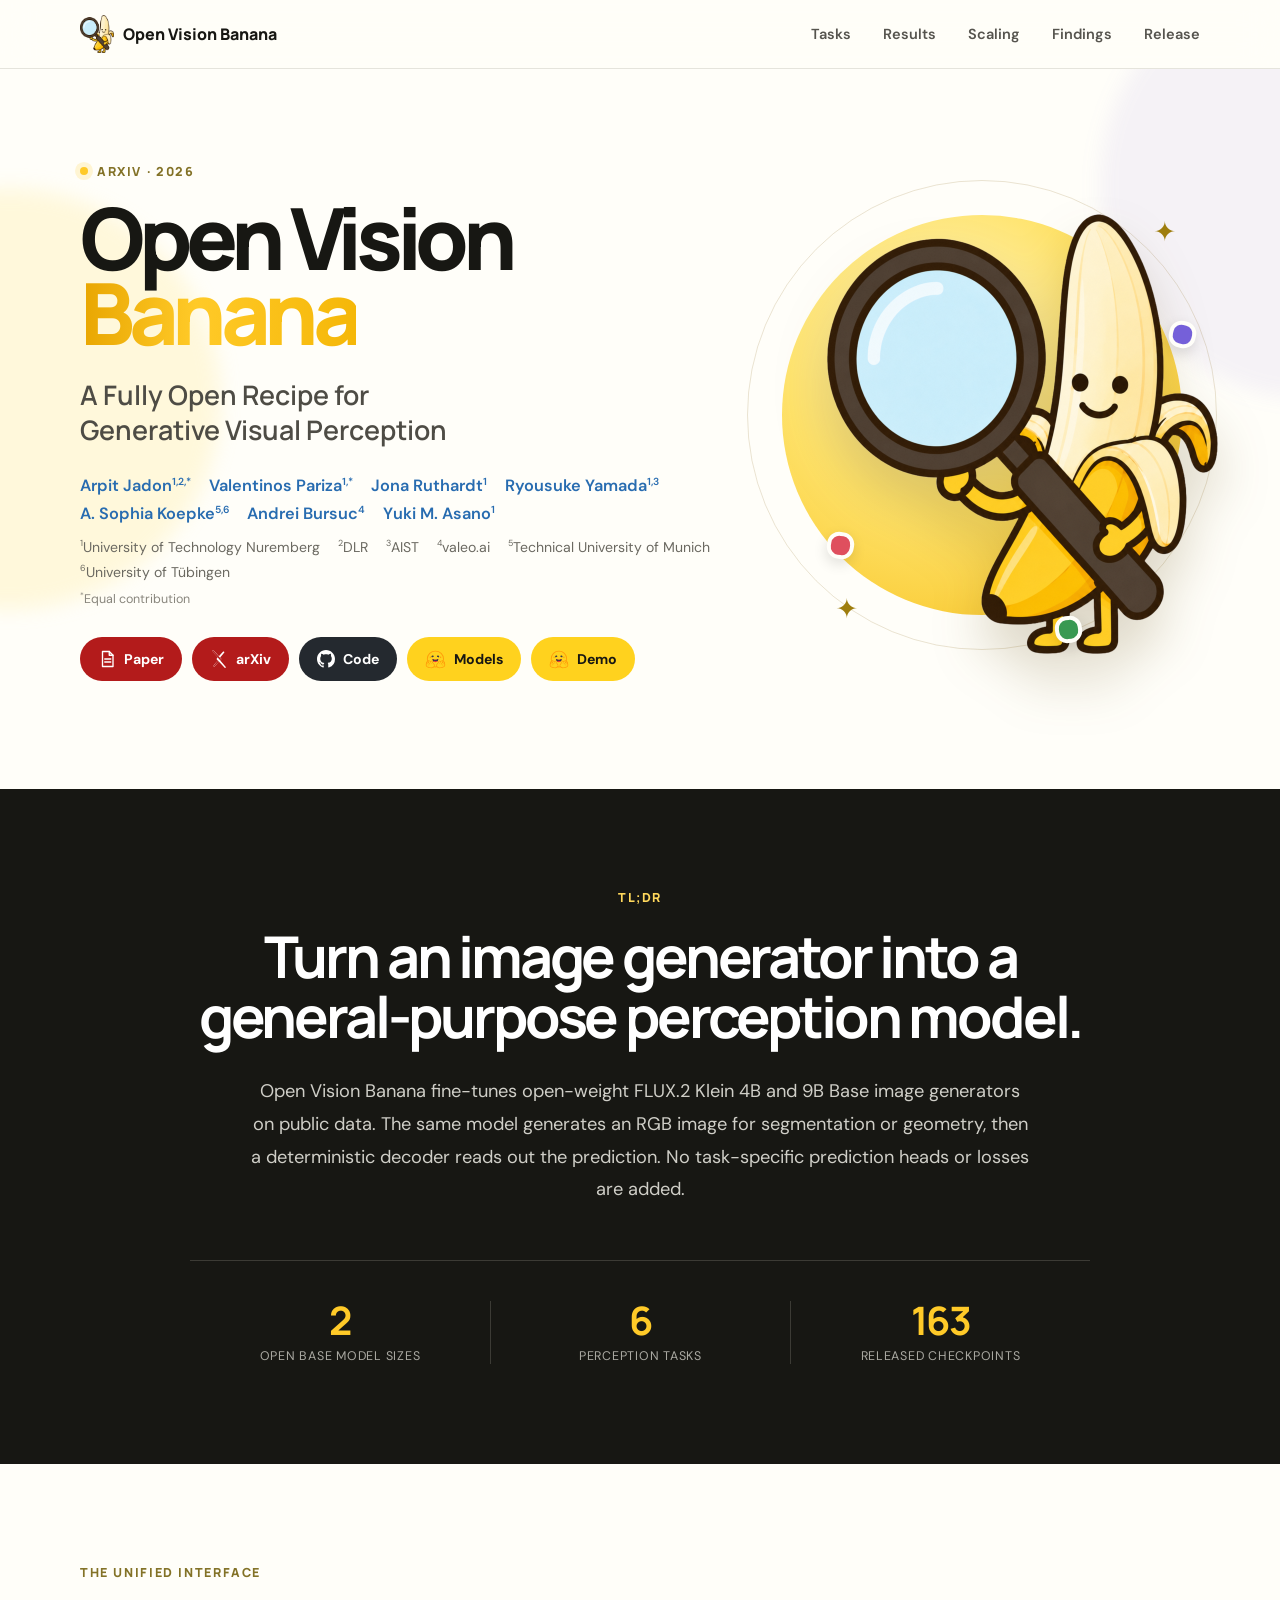
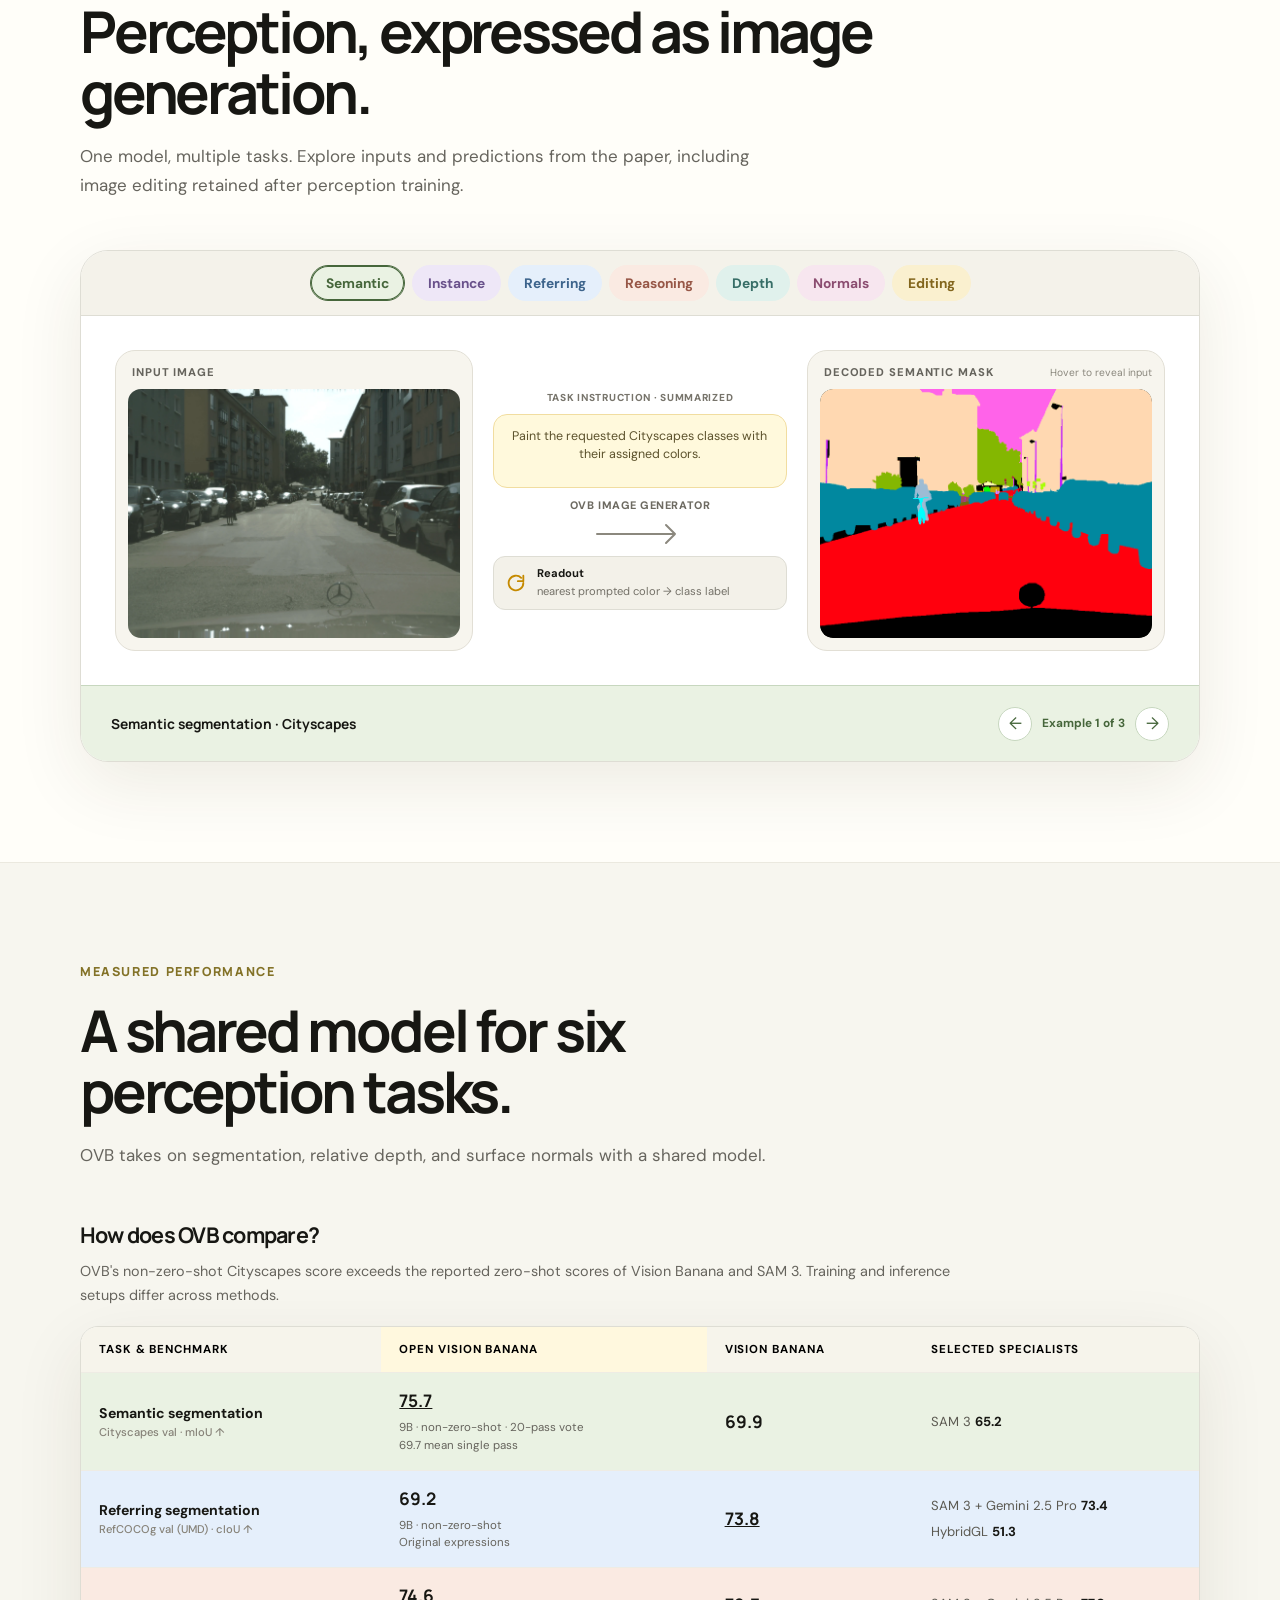
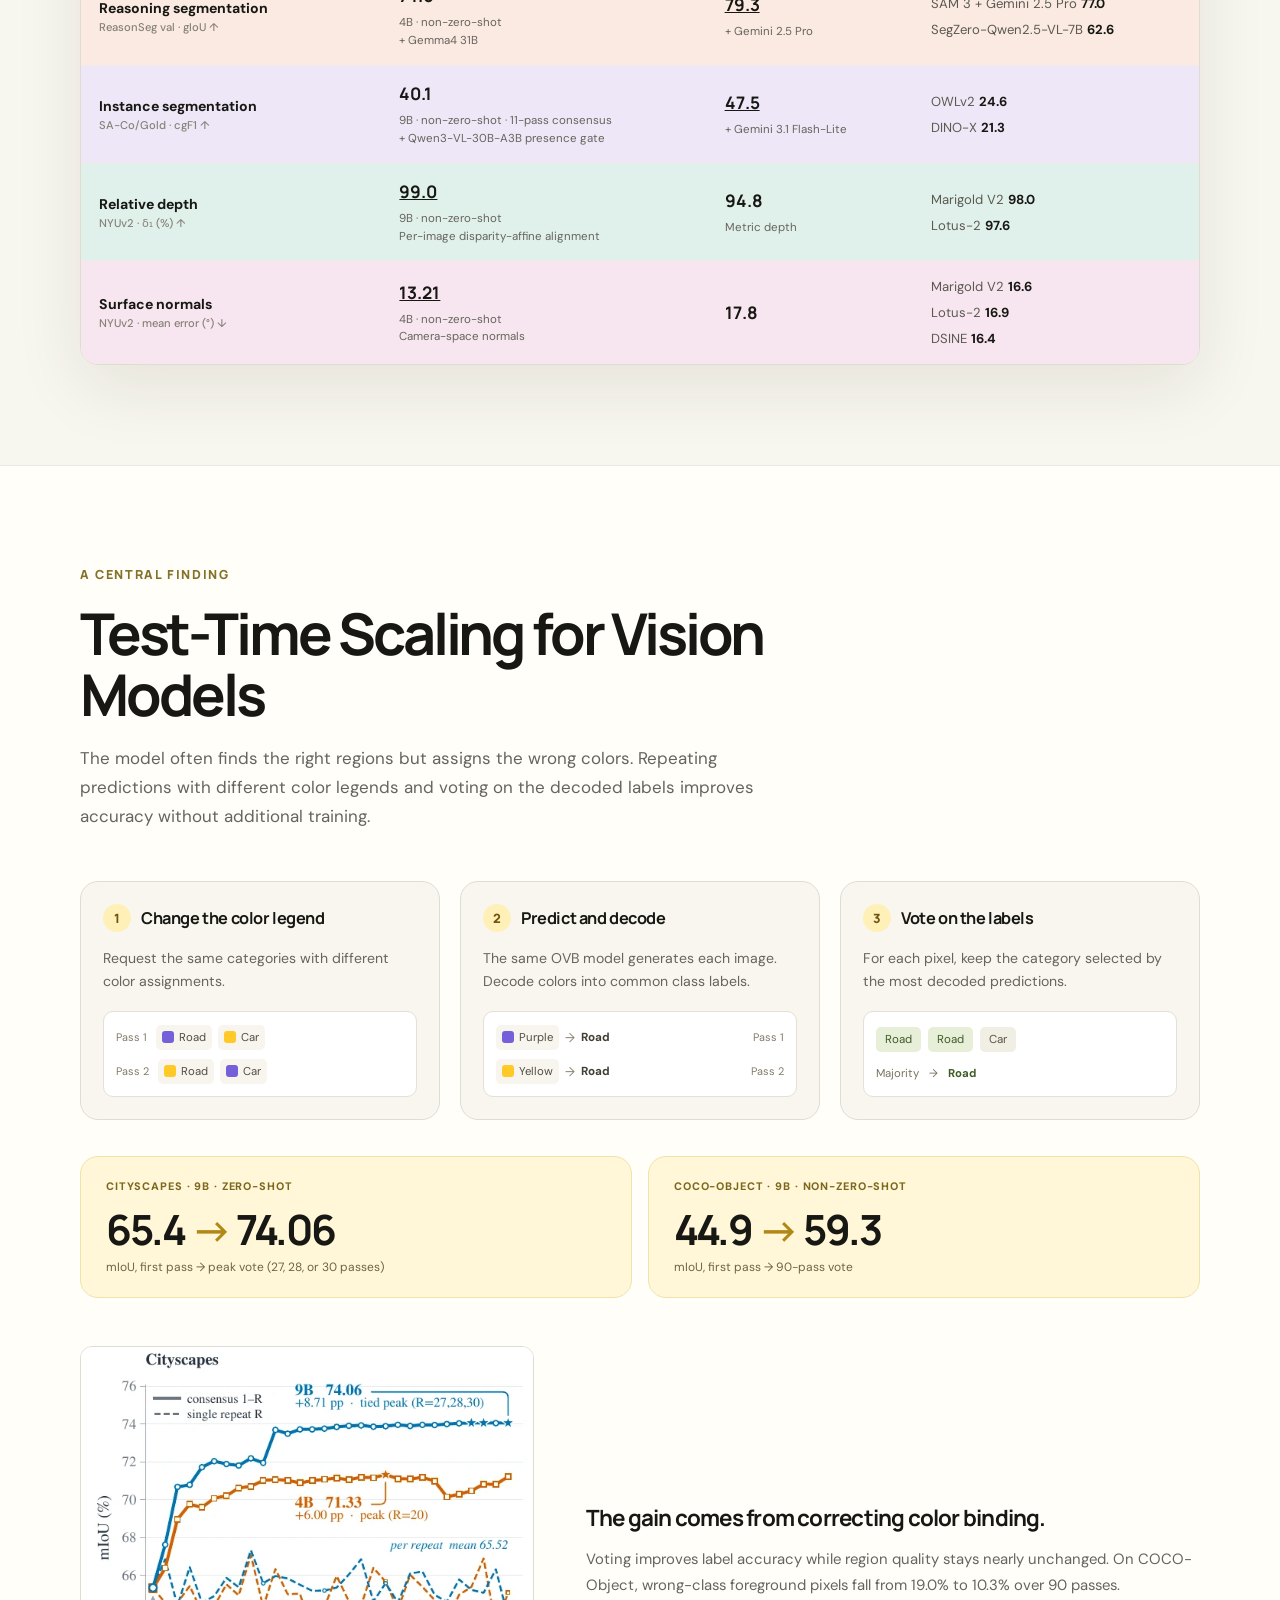
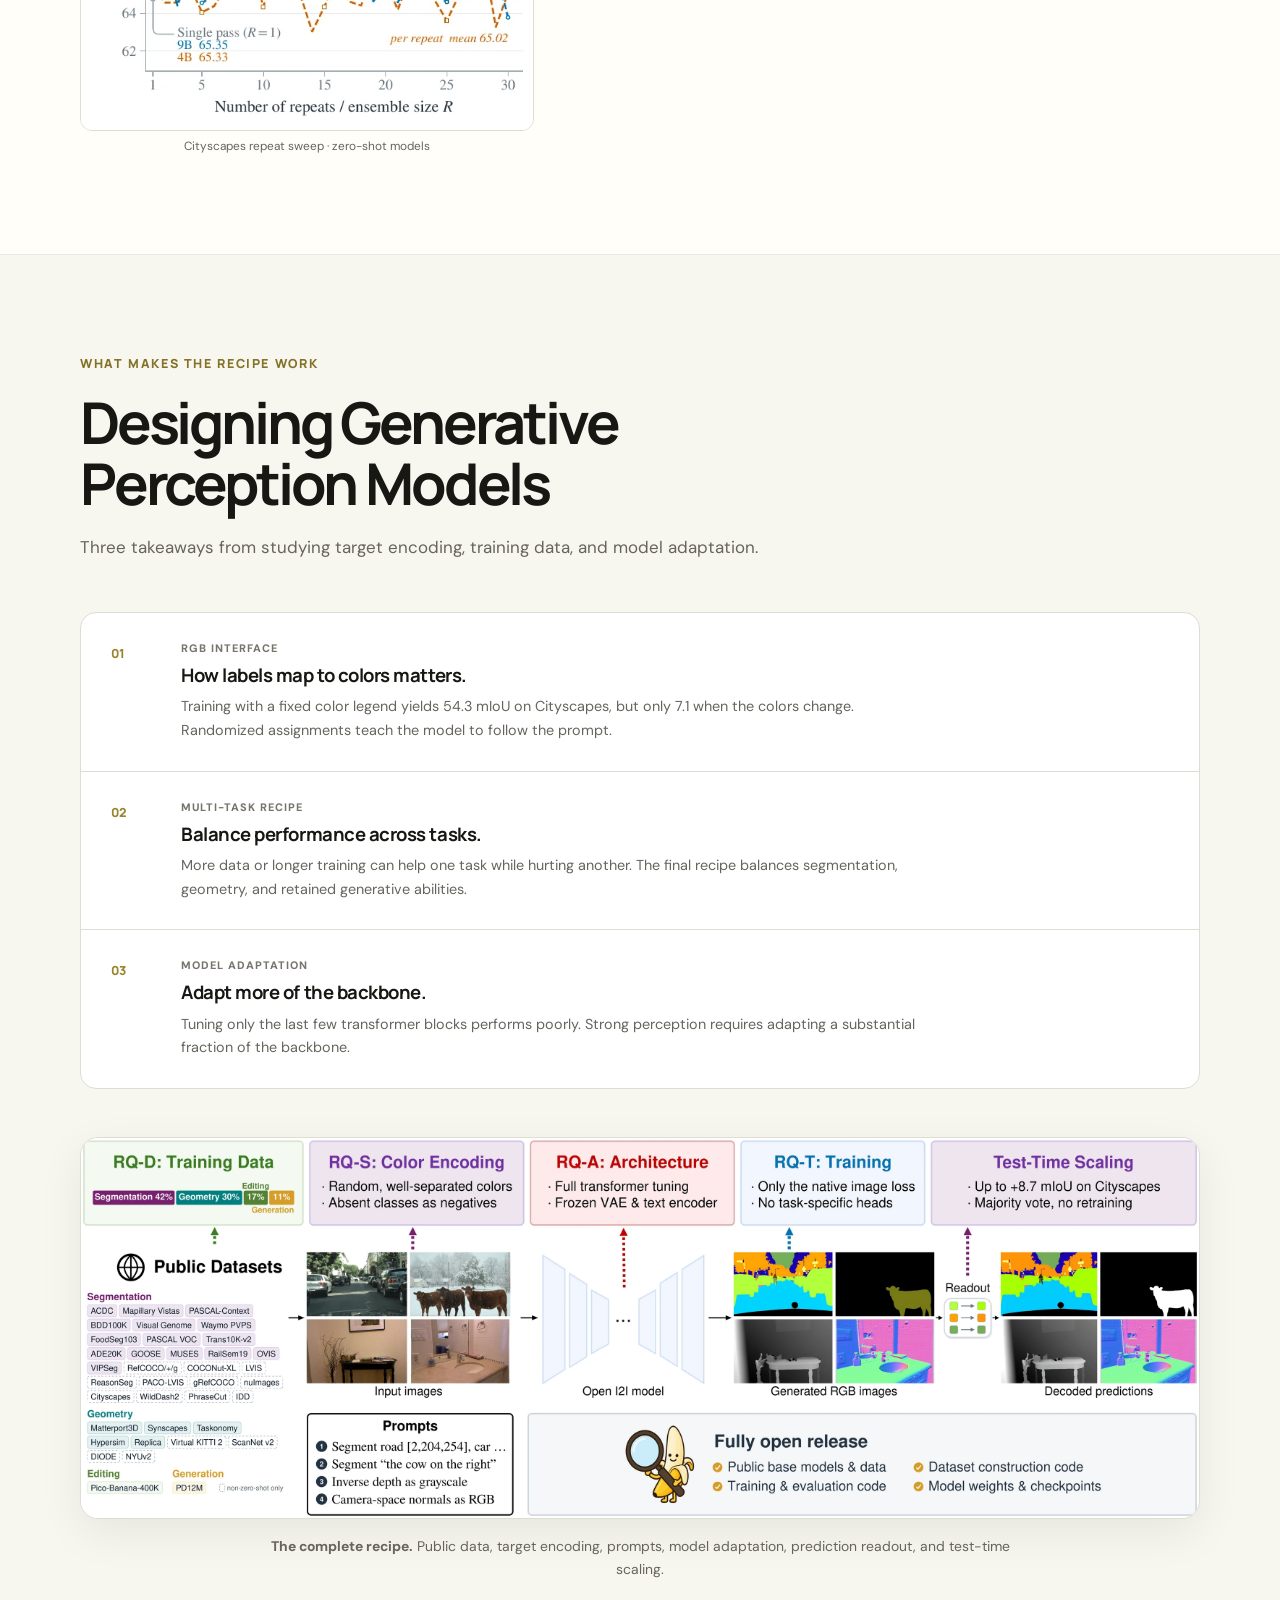
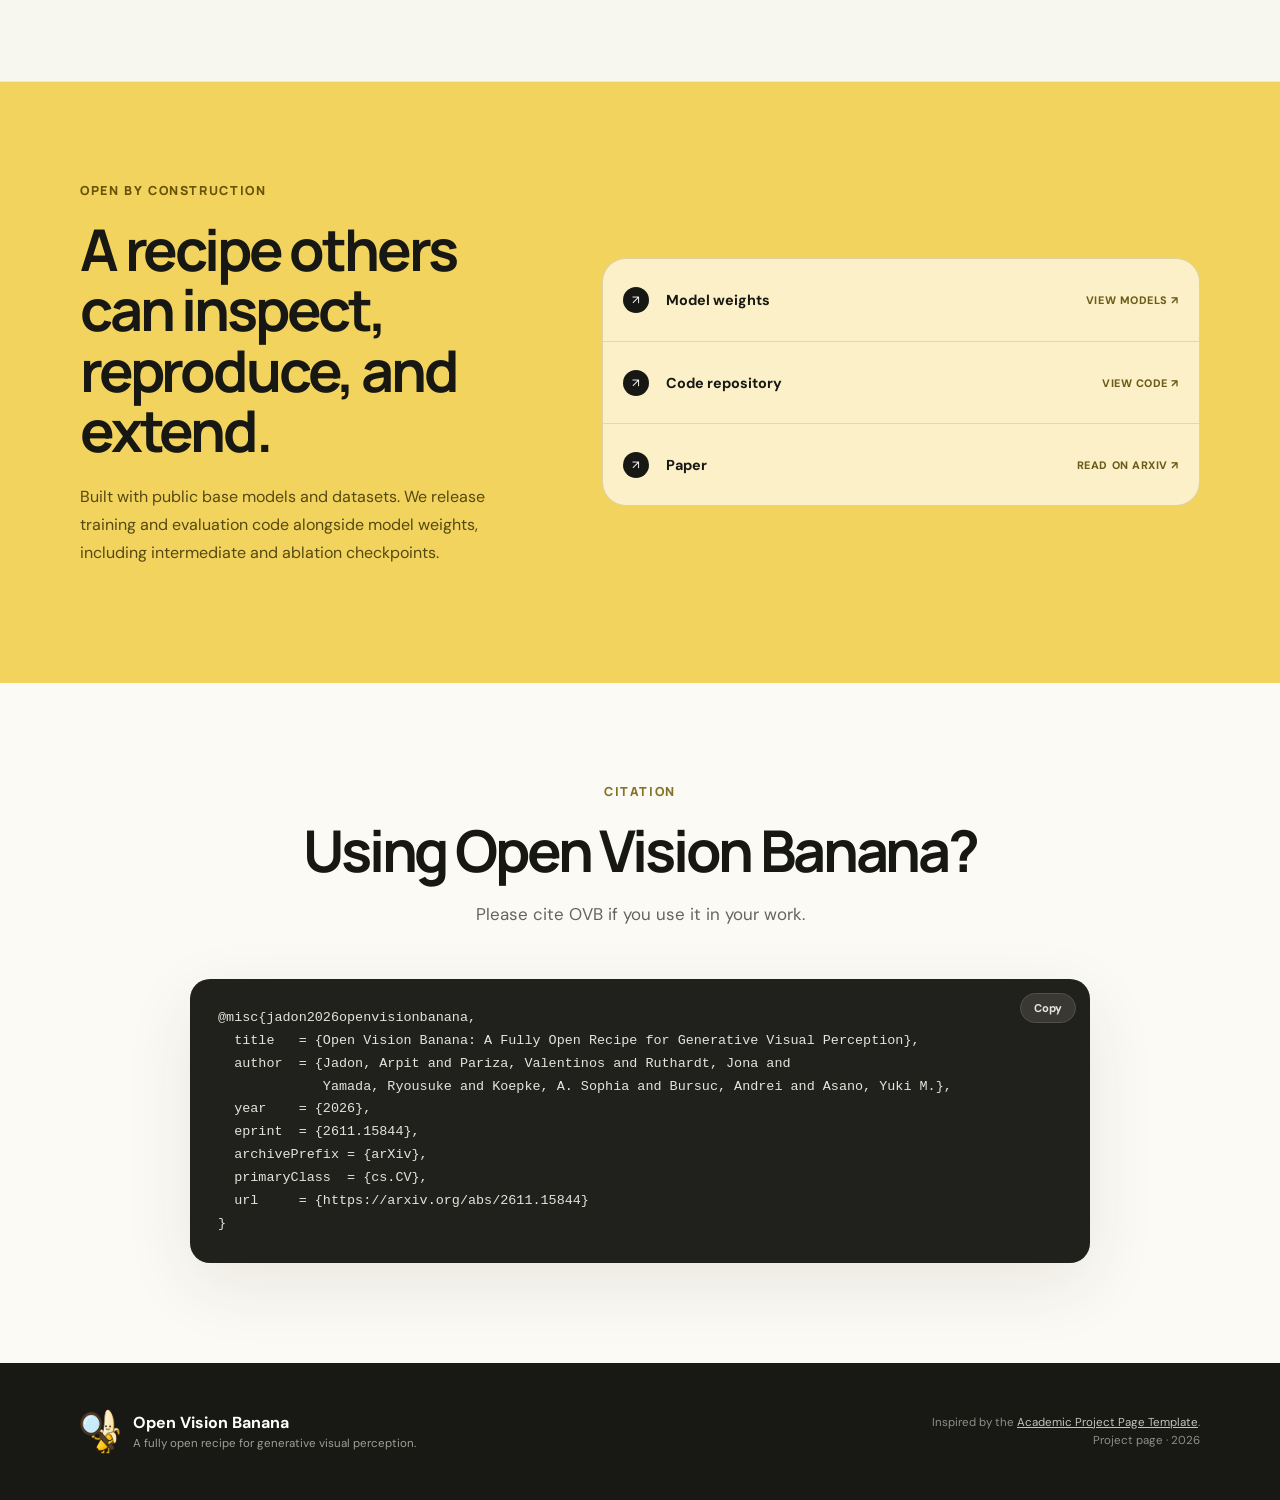
<file: index.html>
<!doctype html>
<html lang="en">
<head>
  <meta charset="utf-8">
  <meta name="viewport" content="width=device-width, initial-scale=1">
  <meta name="description" content="Open Vision Banana is a fully open recipe for adapting pretrained image generators into unified multi-task visual perception systems.">
  <meta name="keywords" content="Open Vision Banana, generative visual perception, image-to-image models, segmentation, depth estimation, surface normals, computer vision">
  <meta name="theme-color" content="#ffca28">

  <meta property="og:title" content="Open Vision Banana">
  <meta property="og:description" content="A fully open recipe for generative visual perception.">
  <meta property="og:type" content="website">
  <meta property="og:url" content="https://openvisionbanana.github.io/">
  <meta property="og:image" content="https://openvisionbanana.github.io/static/images/ovb-logo.png">

  <meta name="twitter:card" content="summary_large_image">
  <meta name="twitter:title" content="Open Vision Banana">
  <meta name="twitter:description" content="A fully open recipe for generative visual perception.">
  <meta name="twitter:image" content="https://openvisionbanana.github.io/static/images/ovb-logo.png">

  <title>Open Vision Banana</title>
  <link rel="icon" href="static/images/ovb-logo.png">
  <link rel="preconnect" href="https://fonts.googleapis.com">
  <link rel="preconnect" href="https://fonts.gstatic.com" crossorigin>
  <link href="https://fonts.googleapis.com/css2?family=DM+Sans:wght@400;500;600;700&amp;family=Manrope:wght@500;600;700;800&amp;display=swap" rel="stylesheet">
  <link rel="stylesheet" href="static/styles.css?v=20261121-1">
</head>
<body>
  <a class="skip-link" href="#main">Skip to content</a>

  <header class="site-header" aria-label="Primary navigation">
    <div class="nav-shell">
      <a class="brand" href="#top" aria-label="Open Vision Banana home">
        <img src="static/images/ovb-logo.png" alt="" width="34" height="38">
        <span>Open Vision Banana</span>
      </a>
      <nav class="nav-links" aria-label="Page sections">
        <a href="#approach">Tasks</a>
        <a href="#results">Results</a>
        <a href="#scaling">Scaling</a>
        <a href="#findings">Findings</a>
        <a href="#release">Release</a>
      </nav>
    </div>
  </header>

  <main id="main">
    <section class="hero" id="top">
      <div class="hero-glow hero-glow-left" aria-hidden="true"></div>
      <div class="hero-glow hero-glow-right" aria-hidden="true"></div>
      <div class="container hero-grid">
        <div class="hero-copy">
          <div class="eyebrow"><span class="eyebrow-dot"></span> arXiv · 2026</div>
          <h1><span class="title-open">Open Vision</span> <span class="title-banana">Banana</span></h1>
          <p class="subtitle">A Fully Open Recipe for<br class="desktop-break"> Generative Visual Perception</p>

          <div class="authors" aria-label="Authors">
            <a href="https://arpit-jadon.github.io/" target="_blank" rel="noreferrer">Arpit Jadon<sup>1,2,*</sup></a>
            <a href="https://vpariza.github.io/" target="_blank" rel="noreferrer">Valentinos Pariza<sup>1,*</sup></a>
            <a href="https://jonaruthardt.github.io/" target="_blank" rel="noreferrer">Jona Ruthardt<sup>1</sup></a>
            <a href="https://ryosuke-yamada.github.io/" target="_blank" rel="noreferrer">Ryousuke Yamada<sup>1,3</sup></a>
            <a href="https://akoepke.github.io/" target="_blank" rel="noreferrer">A. Sophia Koepke<sup>5,6</sup></a>
            <a href="https://abursuc.github.io/" target="_blank" rel="noreferrer">Andrei Bursuc<sup>4</sup></a>
            <a href="https://yukimasano.github.io/" target="_blank" rel="noreferrer">Yuki M. Asano<sup>1</sup></a>
          </div>

          <div class="affiliations">
            <span><sup>1</sup>University of Technology Nuremberg</span>
            <span><sup>2</sup>DLR</span>
            <span><sup>3</sup>AIST</span>
            <span><sup>4</sup>valeo.ai</span>
            <span><sup>5</sup>Technical University of Munich</span>
            <span><sup>6</sup>University of Tübingen</span>
          </div>
          <p class="contribution-note"><sup>*</sup>Equal contribution</p>

          <div class="publication-links" aria-label="Project resources">
            <a class="button button-paper" href="https://arxiv.org/pdf/2611.15844" target="_blank" rel="noopener noreferrer">
              <svg aria-hidden="true" viewBox="0 0 24 24"><path d="M6 2h9l5 5v15H6z"/><path d="M15 2v5h5M9 12h8M9 16h8"/></svg>
              Paper
            </a>
            <a class="button button-paper" href="https://arxiv.org/abs/2611.15844" target="_blank" rel="noopener noreferrer">
              <svg class="icon-fill" aria-hidden="true" viewBox="0 0 24 24"><path d="M3.8423 0a1.0037 1.0037 0 0 0-.922.6078c-.1536.3687-.0438.6275.2938 1.1113l6.9185 8.3597-1.0223 1.1058a1.0393 1.0393 0 0 0 .003 1.4229l1.2292 1.3135-5.4391 6.4444c-.2803.299-.4538.823-.2971 1.1986a1.0253 1.0253 0 0 0 .9585.635.9133.9133 0 0 0 .6891-.3405l5.783-6.126 7.4902 8.0051a.8527.8527 0 0 0 .6835.2597.9575.9575 0 0 0 .8777-.6138c.1577-.377-.017-.7502-.306-1.1407l-7.0518-8.3418 1.0632-1.13a.9626.9626 0 0 0 .0089-1.3165L4.6336.4639s-.3733-.4535-.768-.463zm0 .272h.0166c.2179.0052.4874.2715.5644.3639l.005.006.0052.0055 10.169 10.9905a.6915.6915 0 0 1-.0072.945l-1.0666 1.133-1.4982-1.7724-8.5994-10.39c-.3286-.472-.352-.6183-.2592-.841a.7307.7307 0 0 1 .6704-.4401Zm14.341 1.5701a.877.877 0 0 0-.6554.2418l-5.6962 6.1584 1.6944 1.8319 5.3089-6.5138c.3251-.4335.479-.6603.3247-1.0292a1.1205 1.1205 0 0 0-.9763-.689zm-7.6557 12.2823 1.3186 1.4135-5.7864 6.1295a.6494.6494 0 0 1-.4959.26.7516.7516 0 0 1-.706-.4669c-.1119-.2682.0359-.6864.2442-.9083l.0051-.0055.0047-.0055z"/></svg>
              arXiv
            </a>
            <a class="button button-code" href="https://github.com/OpenVisionBanana/OpenVisionBanana" target="_blank" rel="noopener noreferrer">
              <svg class="icon-fill" aria-hidden="true" viewBox="0 0 16 16"><path d="M8 0C3.58 0 0 3.58 0 8c0 3.54 2.29 6.53 5.47 7.59.4.07.55-.17.55-.38 0-.19-.01-.82-.01-1.49-2.01.37-2.53-.49-2.69-.94-.09-.23-.48-.94-.82-1.13-.28-.15-.68-.52-.01-.53.63-.01 1.08.58 1.23.82.72 1.21 1.87.87 2.33.66.07-.52.28-.87.51-1.07-1.78-.2-3.64-.89-3.64-3.95 0-.87.31-1.59.82-2.15-.08-.2-.36-1.02.08-2.12 0 0 .67-.21 2.2.82.64-.18 1.32-.27 2-.27.68 0 1.36.09 2 .27 1.53-1.04 2.2-.82 2.2-.82.44 1.1.16 1.92.08 2.12.51.56.82 1.27.82 2.15 0 3.07-1.87 3.75-3.65 3.95.29.25.54.73.54 1.48 0 1.07-.01 1.93-.01 2.2 0 .21.15.46.55.38A8.013 8.013 0 0016 8c0-4.42-3.58-8-8-8z"/></svg>
              Code
            </a>
            <a class="button button-hf" href="https://huggingface.co/FunAILab/Open-Vision-Banana" target="_blank" rel="noopener noreferrer">
              <img src="static/images/hf-logo.svg" alt="" width="20" height="19">
              Models
            </a>
            <a class="button button-hf" href="https://huggingface.co/spaces/arpitjadon/Open-Vision-Banana" target="_blank" rel="noopener noreferrer">
              <img src="static/images/hf-logo.svg" alt="" width="20" height="19">
              Demo
            </a>
          </div>
        </div>

        <div class="hero-art" aria-label="Open Vision Banana mascot">
          <div class="hero-art-disc"></div>
          <div class="hero-art-ring"></div>
          <img src="static/images/ovb-logo.png" alt="A banana character looking through a magnifying glass" width="782" height="880" data-mascot role="button" tabindex="0" title="Open Vision Banana">
          <span class="spark spark-one">✦</span>
          <span class="spark spark-two">✦</span>
          <span class="color-chip chip-one"></span>
          <span class="color-chip chip-two"></span>
          <span class="color-chip chip-three"></span>
        </div>
      </div>
    </section>

    <section class="section tldr-section">
      <div class="container narrow">
        <p class="section-kicker">TL;DR</p>
        <h2>Turn an image generator into a<br>general-purpose perception model.</h2>
        <p class="lead">
          Open Vision Banana fine-tunes open-weight FLUX.2 Klein 4B and 9B Base image generators on public data. The same model generates an RGB image for segmentation or geometry, then a deterministic decoder reads out the prediction. No task-specific prediction heads or losses are added.
        </p>
        <div class="stat-row" aria-label="Project at a glance">
          <div class="stat"><strong>2</strong><span>open base model sizes</span></div>
          <div class="stat"><strong>6</strong><span>perception tasks</span></div>
          <div class="stat"><strong>163</strong><span>released checkpoints</span></div>
        </div>
      </div>
    </section>

    <section class="section" id="approach">
      <div class="container">
        <div class="section-heading">
          <p class="section-kicker">The unified interface</p>
          <h2>Perception, expressed as image generation.</h2>
          <p>One model, multiple tasks. Explore inputs and predictions from the paper, including image editing retained after perception training.</p>
        </div>

        <div class="task-demo" data-task-demo data-active-task="semantic">
          <div class="task-tabs" role="tablist" aria-label="Example task">
            <button class="task-tab is-active" type="button" role="tab" id="task-tab-semantic" aria-controls="task-panel" aria-selected="true" tabindex="0" data-task="semantic">Semantic</button>
            <button class="task-tab" type="button" role="tab" id="task-tab-instance" aria-controls="task-panel" aria-selected="false" tabindex="-1" data-task="instance">Instance</button>
            <button class="task-tab" type="button" role="tab" id="task-tab-referring" aria-controls="task-panel" aria-selected="false" tabindex="-1" data-task="referring">Referring</button>
            <button class="task-tab" type="button" role="tab" id="task-tab-reasoning" aria-controls="task-panel" aria-selected="false" tabindex="-1" data-task="reasoning">Reasoning</button>
            <button class="task-tab" type="button" role="tab" id="task-tab-depth" aria-controls="task-panel" aria-selected="false" tabindex="-1" data-task="depth">Depth</button>
            <button class="task-tab" type="button" role="tab" id="task-tab-normals" aria-controls="task-panel" aria-selected="false" tabindex="-1" data-task="normals">Normals</button>
            <button class="task-tab" type="button" role="tab" id="task-tab-editing" aria-controls="task-panel" aria-selected="false" tabindex="-1" data-task="editing">Editing</button>
          </div>

          <div id="task-panel" role="tabpanel" aria-labelledby="task-tab-semantic" tabindex="0">
            <div class="task-pipeline">
              <article class="pipeline-card input-card">
                <span class="card-label">Input image</span>
                <img class="task-image" src="static/images/paper/city-input.webp" alt="Cityscapes street scene with parked cars" data-input-image>
              </article>

              <div class="pipeline-arrow">
                <span class="prompt-label">Task instruction · summarized</span>
                <span class="prompt-bubble" data-prompt>Paint the requested Cityscapes classes with their assigned colors.</span>
                <span class="model-pill">OVB image generator</span>
                <svg viewBox="0 0 88 24" aria-hidden="true"><path d="M1 12h78M70 3l9 9-9 9"/></svg>
                <div class="decode-step" aria-label="Prediction readout">
                  <svg viewBox="0 0 24 24" aria-hidden="true"><path d="M20 12a8 8 0 1 1-2.34-5.66M20 4v6h-6"/></svg>
                  <strong>Readout</strong>
                  <span data-decoder>nearest prompted color → class label</span>
                </div>
              </div>

              <article class="pipeline-card output-card">
                <div class="card-heading">
                  <span class="card-label" data-output-label>Decoded semantic mask</span>
                  <span class="comparison-hint">Hover to reveal input</span>
                </div>
                <div class="prediction-comparison" data-prediction-comparison>
                  <img class="task-image comparison-original" src="static/images/paper/city-input.webp" alt="" aria-hidden="true" data-comparison-image>
                  <img class="task-image comparison-prediction" src="static/images/paper/city-prediction.png" alt="Color-coded semantic mask of the street, buildings, cars, and sky" data-output-image>
                </div>
              </article>
            </div>
            <div class="task-example-footer">
              <div aria-live="polite"><strong data-example-title>Semantic segmentation · Cityscapes</strong></div>
              <div class="task-example-nav" data-example-nav aria-label="Select example">
                <button type="button" data-previous-example aria-label="Previous example">←</button>
                <span data-example-count>Example 1 of 3</span>
                <button type="button" data-next-example aria-label="Next example">→</button>
              </div>
            </div>
          </div>
        </div>
      </div>
    </section>

    <section class="section section-soft results-section" id="results">
      <div class="container">
        <div class="section-heading">
          <p class="section-kicker">Measured performance</p>
          <h2>A shared model for six perception tasks.</h2>
          <p>OVB takes on segmentation, relative depth, and surface normals with a shared model.</p>
        </div>

        <div class="benchmark-comparison" aria-labelledby="comparison-heading">
          <div class="comparison-heading">
            <h3 id="comparison-heading">How does OVB compare?</h3>
            <p>OVB's non-zero-shot Cityscapes score exceeds the reported zero-shot scores of Vision Banana and SAM 3. Training and inference setups differ across methods.</p>
          </div>
          <div class="result-table-wrap" role="region" aria-label="Segmentation, depth, and surface-normal benchmark comparisons" tabindex="0">
            <table class="result-table comparison-table">
              <caption>Selected comparisons across six perception tasks from the main paper; OVB results are non-zero-shot and comparison setups differ</caption>
              <thead><tr><th scope="col">Task &amp; benchmark</th><th scope="col" class="ovb-column">Open Vision Banana</th><th scope="col">Vision Banana</th><th scope="col">Selected specialists</th></tr></thead>
              <tbody>
                <tr data-task-color="semantic"><th scope="row">Semantic segmentation <small>Cityscapes val · mIoU ↑</small></th><td class="ovb-column"><strong><u>75.7</u></strong><small>9B · non-zero-shot · 20-pass vote<br>69.7 mean single pass</small></td><td><strong>69.9</strong></td><td><span>SAM 3 <b>65.2</b></span></td></tr>
                <tr data-task-color="referring"><th scope="row">Referring segmentation <small>RefCOCOg val (UMD) · cIoU ↑</small></th><td class="ovb-column"><strong>69.2</strong><small>9B · non-zero-shot<br>Original expressions</small></td><td><strong><u>73.8</u></strong></td><td><span>SAM 3 + Gemini 2.5 Pro <b>73.4</b></span><span>HybridGL <b>51.3</b></span></td></tr>
                <tr data-task-color="reasoning"><th scope="row">Reasoning segmentation <small>ReasonSeg val · gIoU ↑</small></th><td class="ovb-column"><strong>74.6</strong><small>4B · non-zero-shot<br>+ Gemma4 31B</small></td><td><strong><u>79.3</u></strong><small>+ Gemini 2.5 Pro</small></td><td><span>SAM 3 + Gemini 2.5 Pro <b>77.0</b></span><span>SegZero-Qwen2.5-VL-7B <b>62.6</b></span></td></tr>
                <tr data-task-color="instance"><th scope="row">Instance segmentation <small>SA-Co/Gold · cgF1 ↑</small></th><td class="ovb-column"><strong>40.1</strong><small>9B · non-zero-shot · 11-pass consensus<br>+ Qwen3-VL-30B-A3B presence gate</small></td><td><strong><u>47.5</u></strong><small>+ Gemini 3.1 Flash-Lite</small></td><td><span>OWLv2 <b>24.6</b></span><span>DINO-X <b>21.3</b></span></td></tr>
                <tr data-task-color="depth"><th scope="row">Relative depth <small>NYUv2 · δ₁ (%) ↑</small></th><td class="ovb-column"><strong><u>99.0</u></strong><small>9B · non-zero-shot<br>Per-image disparity-affine alignment</small></td><td><strong>94.8</strong><small>Metric depth</small></td><td><span>Marigold V2 <b>98.0</b></span><span>Lotus-2 <b>97.6</b></span></td></tr>
                <tr data-task-color="normals"><th scope="row">Surface normals <small>NYUv2 · mean error (°) ↓</small></th><td class="ovb-column"><strong><u>13.21</u></strong><small>4B · non-zero-shot<br>Camera-space normals</small></td><td><strong>17.8</strong></td><td><span>Marigold V2 <b>16.6</b></span><span>Lotus-2 <b>16.9</b></span><span>DSINE <b>16.4</b></span></td></tr>
              </tbody>
            </table>
          </div>
        </div>

      </div>
    </section>

    <section class="section" id="scaling">
      <div class="container">
        <div class="section-heading">
          <p class="section-kicker">A central finding</p>
          <h2>Test-Time Scaling for Vision Models</h2>
          <p>The model often finds the right regions but assigns the wrong colors. Repeating predictions with different color legends and voting on the decoded labels improves accuracy without additional training.</p>
        </div>
        <ol class="scaling-flow" aria-label="Test-time scaling procedure">
          <li>
            <div class="scaling-step-heading"><span class="scaling-step-number" aria-hidden="true">1</span><h3>Change the color legend</h3></div>
            <p>Request the same categories with different color assignments.</p>
            <div class="scaling-example" aria-label="Illustrative color assignments">
              <div class="legend-row"><span class="pass-label">Pass 1</span><span class="legend-label"><i class="legend-purple" aria-hidden="true"></i>Road</span><span class="legend-label"><i class="legend-yellow" aria-hidden="true"></i>Car</span></div>
              <div class="legend-row"><span class="pass-label">Pass 2</span><span class="legend-label"><i class="legend-yellow" aria-hidden="true"></i>Road</span><span class="legend-label"><i class="legend-purple" aria-hidden="true"></i>Car</span></div>
            </div>
          </li>
          <li>
            <div class="scaling-step-heading"><span class="scaling-step-number" aria-hidden="true">2</span><h3>Predict and decode</h3></div>
            <p>The same OVB model generates each image. Decode colors into common class labels.</p>
            <div class="scaling-example" aria-label="Both colors decode to the road category in their respective passes">
              <div class="decode-row"><span class="legend-label"><i class="legend-purple" aria-hidden="true"></i>Purple</span><span aria-hidden="true">→</span><strong>Road</strong><span class="pass-label">Pass 1</span></div>
              <div class="decode-row"><span class="legend-label"><i class="legend-yellow" aria-hidden="true"></i>Yellow</span><span aria-hidden="true">→</span><strong>Road</strong><span class="pass-label">Pass 2</span></div>
            </div>
          </li>
          <li>
            <div class="scaling-step-heading"><span class="scaling-step-number" aria-hidden="true">3</span><h3>Vote on the labels</h3></div>
            <p>For each pixel, keep the category selected by the most decoded predictions.</p>
            <div class="scaling-example vote-example" aria-label="An illustrative pixel with two road votes and one car vote is assigned to road">
              <div class="vote-labels"><span>Road</span><span>Road</span><span>Car</span></div>
              <div class="vote-result"><span>Majority</span><span aria-hidden="true">→</span><strong>Road</strong></div>
            </div>
          </li>
        </ol>
        <div class="scaling-grid">
          <div class="scaling-stat"><span>Cityscapes · 9B · zero-shot</span><strong>65.4 <b>→</b> 74.06</strong><small>mIoU, first pass → peak vote (27, 28, or 30 passes)</small></div>
          <div class="scaling-stat"><span>COCO-Object · 9B · non-zero-shot</span><strong>44.9 <b>→</b> 59.3</strong><small>mIoU, first pass → 90-pass vote</small></div>
        </div>
        <div class="scaling-explain">
          <figure><img src="static/images/paper/cityscapes-scaling.webp" alt="Cityscapes mIoU climbs as predictions from more color legends are combined, while individual pass scores stay approximately flat" loading="lazy"><figcaption>Cityscapes repeat sweep · zero-shot models</figcaption></figure>
          <div><h3>The gain comes from correcting color binding.</h3><p>Voting improves label accuracy while region quality stays nearly unchanged. On COCO-Object, wrong-class foreground pixels fall from 19.0% to 10.3% over 90 passes.</p></div>
        </div>
      </div>
    </section>

    <section class="section section-soft findings-section" id="findings">
      <div class="container">
        <div class="section-heading">
          <p class="section-kicker">WHAT MAKES THE RECIPE WORK</p>
          <h2>Designing Generative Perception Models</h2>
          <p>Three takeaways from studying target encoding, training data, and model adaptation.</p>
        </div>
        <div class="finding-grid">
          <article class="finding-card"><span class="finding-index">01</span><div class="finding-copy"><span class="finding-factor">RGB interface</span><h3>How labels map to colors matters.</h3><p>Training with a fixed color legend yields 54.3 mIoU on Cityscapes, but only 7.1 when the colors change. Randomized assignments teach the model to follow the prompt.</p></div></article>
          <article class="finding-card"><span class="finding-index">02</span><div class="finding-copy"><span class="finding-factor">Multi-task recipe</span><h3>Balance performance across tasks.</h3><p>More data or longer training can help one task while hurting another. The final recipe balances segmentation, geometry, and retained generative abilities.</p></div></article>
          <article class="finding-card"><span class="finding-index">03</span><div class="finding-copy"><span class="finding-factor">Model adaptation</span><h3>Adapt more of the backbone.</h3><p>Tuning only the last few transformer blocks performs poorly. Strong perception requires adapting a substantial fraction of the backbone.</p></div></article>
        </div>
        <figure class="paper-figure">
          <img src="static/images/ovb-overview.webp?v=20261113" alt="Overview of the Open Vision Banana research questions, data, generator, RGB output and decoder" width="3090" height="1050" loading="lazy">
          <figcaption><strong>The complete recipe.</strong> Public data, target encoding, prompts, model adaptation, prediction readout, and test-time scaling.</figcaption>
        </figure>
      </div>
    </section>

    <section class="section openness-section" id="release">
      <div class="container openness-grid">
        <div>
          <p class="section-kicker">Open by construction</p>
          <h2>A recipe others can inspect, reproduce, and extend.</h2>
          <p class="lead-small">Built with public base models and datasets. We release training and evaluation code alongside model weights, including intermediate and ablation checkpoints.</p>
        </div>
        <div class="release-list">
          <div><span class="release-check" aria-hidden="true">↗</span><p><strong>Model weights</strong></p><a href="https://huggingface.co/FunAILab/Open-Vision-Banana" target="_blank" rel="noopener noreferrer">View models ↗</a></div>
          <div><span class="release-check" aria-hidden="true">↗</span><p><strong>Code repository</strong></p><a href="https://github.com/OpenVisionBanana/OpenVisionBanana" target="_blank" rel="noopener noreferrer">View code ↗</a></div>
          <div><span class="release-check" aria-hidden="true">↗</span><p><strong>Paper</strong></p><a href="https://arxiv.org/abs/2611.15844" target="_blank" rel="noopener noreferrer">Read on arXiv ↗</a></div>
        </div>
      </div>
    </section>

    <section class="section citation-section" id="citation">
      <div class="container narrow">
        <div class="section-heading centered">
          <p class="section-kicker">Citation</p>
          <h2>Using Open Vision Banana?</h2>
          <p>Please cite OVB if you use it in your work.</p>
        </div>
        <div class="bibtex-shell">
          <button class="copy-button" type="button" data-copy-bib aria-label="Copy BibTeX">Copy</button>
          <pre id="bibtex"><code>@misc{jadon2026openvisionbanana,
  title   = {Open Vision Banana: A Fully Open Recipe for Generative Visual Perception},
  author  = {Jadon, Arpit and Pariza, Valentinos and Ruthardt, Jona and
             Yamada, Ryousuke and Koepke, A. Sophia and Bursuc, Andrei and Asano, Yuki M.},
  year    = {2026},
  eprint  = {2611.15844},
  archivePrefix = {arXiv},
  primaryClass  = {cs.CV},
  url     = {https://arxiv.org/abs/2611.15844}
}</code></pre>
        </div>
      </div>
    </section>
  </main>

  <footer class="footer">
    <div class="container footer-inner">
      <div class="footer-brand">
        <img src="static/images/ovb-logo.png" alt="" width="40" height="45">
        <span><strong>Open Vision Banana</strong><small>A fully open recipe for generative visual perception.</small></span>
      </div>
      <p>Inspired by the <a href="https://github.com/eliahuhorwitz/Academic-project-page-template" target="_blank" rel="noreferrer">Academic Project Page Template</a>.<br>Project page · 2026</p>
    </div>
  </footer>

  <script src="static/script.js?v=20261103-5"></script>
</body>
</html>
</file>
<file: static/styles.css>
:root {
  --ink: #171713;
  --muted: #66645d;
  --paper: #fffef9;
  --soft: #f7f6ef;
  --line: #deddd4;
  --yellow: #ffca28;
  --yellow-dark: #c58a00;
  --purple: #7560d9;
  --green: #399951;
  --blue: #2e77d0;
  --red: #df4f5e;
  --radius: 24px;
  --shadow: 0 22px 70px rgba(55, 43, 5, 0.09);
}

* { box-sizing: border-box; }
html { scroll-behavior: smooth; }
body {
  margin: 0;
  background: var(--paper);
  color: var(--ink);
  font-family: "DM Sans", system-ui, -apple-system, BlinkMacSystemFont, "Segoe UI", sans-serif;
  -webkit-font-smoothing: antialiased;
}
img { max-width: 100%; }
a { color: inherit; }
button { font: inherit; }

.skip-link {
  left: 16px;
  position: fixed;
  top: -80px;
  z-index: 100;
  background: var(--ink);
  color: white;
  padding: 10px 16px;
  border-radius: 8px;
}
.skip-link:focus { top: 16px; }

.container { width: min(1120px, calc(100% - 40px)); margin: 0 auto; }
.container.narrow { width: min(900px, calc(100% - 40px)); }
.section { padding: 100px 0; }
.section-soft { background: var(--soft); border-block: 1px solid #ebe9df; }

.site-header {
  position: sticky;
  top: 0;
  z-index: 50;
  background: rgba(255, 254, 249, 0.86);
  border-bottom: 1px solid rgba(222, 221, 212, 0.78);
  backdrop-filter: blur(18px);
}
.nav-shell {
  align-items: center;
  display: flex;
  height: 68px;
  justify-content: space-between;
  margin: auto;
  width: min(1120px, calc(100% - 40px));
}
.brand { align-items: center; display: flex; font-family: Manrope, sans-serif; font-weight: 800; gap: 9px; text-decoration: none; }
.brand img { height: 38px; object-fit: contain; width: 34px; }
.nav-links { display: flex; gap: 32px; }
.nav-links a { color: #56544e; font-size: 0.91rem; font-weight: 600; text-decoration: none; }
.nav-links a:hover { color: var(--ink); }

.hero { min-height: 720px; overflow: hidden; padding: 88px 0 90px; position: relative; }
.hero-grid { align-items: center; display: grid; grid-template-columns: 1.27fr 0.73fr; gap: 50px; }
.hero-copy { position: relative; z-index: 2; }
.eyebrow, .section-kicker {
  align-items: center;
  color: #837227;
  display: flex;
  font-family: Manrope, sans-serif;
  font-size: 0.78rem;
  font-weight: 800;
  gap: 9px;
  letter-spacing: 0.13em;
  margin: 0 0 20px;
  text-transform: uppercase;
}
.eyebrow-dot { background: var(--yellow); border-radius: 50%; box-shadow: 0 0 0 5px rgba(255,202,40,.18); height: 8px; width: 8px; }
.hero h1 {
  font-family: Manrope, sans-serif;
  font-size: clamp(3.6rem, 6.7vw, 6.9rem);
  font-weight: 800;
  letter-spacing: -0.075em;
  line-height: 0.88;
  margin: 0 0 26px;
}
.title-open { display: block; }
.title-banana {
  background: linear-gradient(92deg, #e8a500 0%, #ffca28 42%, #f5b708 100%);
  -webkit-background-clip: text;
  background-clip: text;
  color: transparent;
  display: inline-block;
}
.subtitle { color: #4e4c45; font-family: Manrope, sans-serif; font-size: clamp(1.35rem, 2.1vw, 2rem); font-weight: 600; line-height: 1.32; margin: 0 0 28px; }
.authors { display: flex; flex-wrap: wrap; font-size: 1.02rem; gap: 7px 18px; margin-bottom: 14px; max-width: 760px; }
.authors a { color: #286cb0; font-weight: 600; text-decoration: none; }
.authors a:hover { text-decoration: underline; }
sup { font-size: 0.63em; line-height: 0; }
.affiliations { color: #6b6961; display: flex; flex-wrap: wrap; font-size: 0.88rem; gap: 7px 18px; }
.contribution-note { color: #89867d; font-size: 0.78rem; margin: 10px 0 0; }
.publication-links { display: flex; flex-wrap: wrap; gap: 10px; margin-top: 30px; }
.button { align-items: center; border: 1px solid transparent; border-radius: 999px; display: inline-flex; font-size: 0.88rem; font-weight: 700; gap: 8px; min-height: 44px; padding: 0 17px; text-decoration: none; }
.button svg { fill: none; height: 18px; stroke: currentColor; stroke-linecap: round; stroke-linejoin: round; stroke-width: 1.8; width: 18px; }
.button-dark { background: var(--ink); color: white; }
.button-dark:hover { background: #36352f; transform: translateY(-1px); }
/* Resource buttons in their sources' colours, as on the Hugging Face demo: arXiv red, GitHub near-black, Hugging Face yellow. */
.button svg.icon-fill { fill: currentColor; stroke: none; }
.button img { height: 19px; width: auto; }
.button-paper, .button-code, .button-hf { transition: transform 160ms ease, filter 160ms ease; }
.button-paper:hover, .button-code:hover, .button-hf:hover { filter: brightness(1.08); transform: translateY(-1px); }
.button-paper { background: #b31b1b; color: #ffffff; }
.button-code { background: #24292f; color: #ffffff; }
.button-hf { background: #ffd21e; color: var(--ink); }
.button-muted { background: #f2f0e8; border-color: #e0ded5; color: #706e66; cursor: default; }
.button small { background: #dddad0; border-radius: 99px; font-size: .58rem; letter-spacing: .05em; padding: 3px 6px; text-transform: uppercase; }

.hero-art { min-height: 530px; position: relative; }
.hero-art img { bottom: -7px; cursor: pointer; filter: drop-shadow(0 30px 26px rgba(85, 61, 0, 0.20)); height: 520px; object-fit: contain; position: absolute; right: -18px; transition: filter 160ms ease, transform 160ms ease; width: auto; z-index: 3; }
.hero-art img:hover { filter: drop-shadow(0 34px 29px rgba(85, 61, 0, 0.24)); rotate: .4deg; translate: 0 -2px; }
.hero-art img:focus-visible { border-radius: 40%; outline: 3px solid #8f6d00; outline-offset: 7px; }
.hero-art img.is-celebrating { animation: mascot-bounce 440ms ease; }
.hero-art-disc { background: radial-gradient(circle at 40% 33%, #fff8cb 0%, #ffe36b 45%, #f7bf19 100%); border-radius: 50%; height: 400px; position: absolute; right: 18px; top: 58px; width: 400px; }
.hero-art-ring { border: 1px solid rgba(123, 87, 0, .16); border-radius: 50%; height: 470px; position: absolute; right: -17px; top: 23px; width: 470px; }
.spark { color: #9e7d0d; font-size: 27px; position: absolute; z-index: 4; }
.spark-one { right: 24px; top: 57px; }
.spark-two { bottom: 61px; left: 26px; }
.color-chip { border: 4px solid var(--paper); border-radius: 12px; box-shadow: 0 5px 14px rgba(0,0,0,.12); height: 27px; position: absolute; width: 27px; z-index: 4; }
.chip-one { background: var(--purple); right: 4px; top: 164px; transform: rotate(14deg); }
.chip-two { background: var(--green); bottom: 44px; right: 118px; transform: rotate(-8deg); }
.chip-three { background: var(--red); bottom: 128px; left: 18px; transform: rotate(9deg); }
.hero-glow { border-radius: 50%; filter: blur(10px); pointer-events: none; position: absolute; }
.hero-glow-left { background: rgba(255, 229, 122, .23); height: 420px; left: -200px; top: 120px; width: 420px; }
.hero-glow-right { background: rgba(123, 105, 218, .08); height: 430px; right: -250px; top: -100px; width: 430px; }

.tldr-section { background: var(--ink); color: white; text-align: center; }
.tldr-section .section-kicker, .centered .section-kicker { justify-content: center; }
.tldr-section .section-kicker { color: #ffd85c; }
.tldr-section h2, .section-heading h2, .openness-grid h2 {
  font-family: Manrope, sans-serif;
  font-size: clamp(2.2rem, 4.5vw, 4rem);
  letter-spacing: -0.055em;
  line-height: 1.05;
  margin: 0;
}
.lead { color: #cfcec7; font-size: 1.14rem; line-height: 1.8; margin: 28px auto 0; max-width: 780px; }
.stat-row { border-top: 1px solid #3c3b35; display: grid; grid-template-columns: repeat(3, minmax(0, 1fr)); margin-top: 54px; padding-top: 40px; }
.stat { align-items: center; display: flex; flex-direction: column; min-width: 0; padding: 0 14px; }
.stat + .stat { border-left: 1px solid #3c3b35; }
.stat strong { color: var(--yellow); font-family: Manrope, sans-serif; font-size: 2.45rem; letter-spacing: -.05em; line-height: 1; }
.stat span { color: #aaa9a2; font-size: .78rem; margin-top: 8px; text-transform: uppercase; letter-spacing: .06em; }

.section-heading { margin-bottom: 50px; max-width: 820px; }
.section-heading.centered { margin-inline: auto; text-align: center; }
.section-heading > p:last-child { color: var(--muted); font-size: 1.06rem; line-height: 1.7; margin: 20px 0 0; max-width: 720px; }
.section-heading.centered > p:last-child { margin-inline: auto; }

.task-demo { background: white; border: 1px solid var(--line); border-radius: 28px; box-shadow: var(--shadow); overflow: hidden; }
.task-tab[data-task="semantic"], .task-demo[data-active-task="semantic"], .comparison-table tr[data-task-color="semantic"] { --task-tint: #eaf2e3; --task-accent: #46663b; --task-border: #c7d7bf; }
.task-tab[data-task="instance"], .task-demo[data-active-task="instance"], .comparison-table tr[data-task-color="instance"] { --task-tint: #eee7f7; --task-accent: #69518b; --task-border: #d6c9e7; }
.task-tab[data-task="referring"], .task-demo[data-active-task="referring"], .comparison-table tr[data-task-color="referring"] { --task-tint: #e5effb; --task-accent: #3d648c; --task-border: #c3d6ea; }
.task-tab[data-task="reasoning"], .task-demo[data-active-task="reasoning"], .comparison-table tr[data-task-color="reasoning"] { --task-tint: #faeae2; --task-accent: #975747; --task-border: #eaccc3; }
.task-tab[data-task="depth"], .task-demo[data-active-task="depth"], .comparison-table tr[data-task-color="depth"] { --task-tint: #e0f1ec; --task-accent: #376e67; --task-border: #bedbd5; }
.task-tab[data-task="normals"], .task-demo[data-active-task="normals"], .comparison-table tr[data-task-color="normals"] { --task-tint: #f7e6ef; --task-accent: #8b4d70; --task-border: #e4c7d7; }
.task-tab[data-task="editing"], .task-demo[data-active-task="editing"], .comparison-table tr[data-task-color="editing"] { --task-tint: #faf0cf; --task-accent: #82651c; --task-border: #e7d8a6; }
.task-tabs { background: #f4f2ea; border-bottom: 1px solid var(--line); display: flex; gap: 7px; justify-content: center; overflow-x: auto; padding: 14px; }
.task-tab { background: var(--task-tint); border: 1px solid transparent; border-radius: 999px; color: var(--task-accent); cursor: pointer; font-size: .86rem; font-weight: 700; padding: 8px 15px; white-space: nowrap; }
.task-tab:hover { border-color: var(--task-border); }
.task-tab.is-active { border-color: var(--task-accent); box-shadow: inset 0 0 0 1px var(--task-accent); }
.task-tab:focus-visible { outline: 2px solid var(--task-accent); outline-offset: 3px; }
.task-pipeline { align-items: center; display: grid; gap: 20px; grid-template-columns: 1fr .82fr 1fr; padding: 34px; position: relative; }
.pipeline-card { background: #f7f5ee; border: 1px solid #e2dfd5; border-radius: 20px; overflow: hidden; padding: 12px; }
.card-label { color: #66645d; display: block; font-size: .7rem; font-weight: 800; letter-spacing: .08em; margin: 2px 4px 10px; text-transform: uppercase; }
.task-image { aspect-ratio: 4 / 3; border-radius: 13px; display: block; object-fit: cover; object-position: center; width: 100%; }
.card-heading { align-items: baseline; display: flex; gap: 8px; justify-content: space-between; }
.comparison-hint { color: #8a877d; flex: 0 0 auto; font-size: .64rem; }
.prediction-comparison { aspect-ratio: 4 / 3; border-radius: 13px; cursor: crosshair; overflow: hidden; position: relative; }
.prediction-comparison .task-image { height: 100%; inset: 0; position: absolute; }
.prediction-comparison.is-revealing .comparison-prediction {
  -webkit-mask-image: radial-gradient(circle at var(--reveal-x) var(--reveal-y), transparent 0 46px, #000 88px);
  mask-image: radial-gradient(circle at var(--reveal-x) var(--reveal-y), transparent 0 46px, #000 88px);
}
@media (hover: none) { .comparison-hint { display: none; } }
.pipeline-arrow { align-items: center; display: flex; flex-direction: column; gap: 10px; min-width: 0; }
.pipeline-arrow > svg { fill: none; max-width: 88px; stroke: #8b887e; stroke-linecap: round; stroke-linejoin: round; stroke-width: 2; width: 75%; }
.prompt-label { color: #77746b; font-size: .63rem; font-weight: 800; letter-spacing: .07em; text-align: center; text-transform: uppercase; }
.prompt-bubble { background: #fff9dc; border: 1px solid #f1dda0; border-radius: 14px; color: #5c522c; font-size: .78rem; line-height: 1.45; min-height: 74px; padding: 12px; text-align: center; width: 100%; }
.model-pill { color: #6d6a61; font-size: .68rem; font-weight: 800; letter-spacing: .05em; text-align: center; text-transform: uppercase; }
.decode-step { align-items: center; background: #f3f1e9; border: 1px solid var(--line); border-radius: 12px; color: #747168; display: grid; font-size: .7rem; gap: 2px 8px; grid-template-columns: 24px minmax(0, 1fr); line-height: 1.4; padding: 9px 11px; width: 100%; }
.decode-step svg { fill: none; grid-row: span 2; height: 22px; stroke: var(--yellow-dark); stroke-linecap: round; stroke-linejoin: round; stroke-width: 2; width: 22px; }
.decode-step strong { color: var(--ink); }
.decode-step[hidden], .task-example-nav[hidden] { display: none; }
.task-example-footer { align-items: center; background: var(--task-tint); border-top: 1px solid var(--task-border); display: flex; gap: 20px; justify-content: space-between; min-height: 76px; padding: 16px 30px; }
.task-example-footer > div:first-child { display: flex; flex-direction: column; gap: 4px; }
.task-example-footer strong { font-family: Manrope, sans-serif; font-size: .86rem; }
.task-example-footer span { color: var(--muted); font-size: .74rem; line-height: 1.45; }
.task-example-nav { align-items: center; display: flex; flex: 0 0 auto; gap: 10px; }
.task-example-nav button { background: white; border: 1px solid var(--task-border); border-radius: 50%; color: var(--task-accent); cursor: pointer; font-size: 1.05rem; height: 34px; line-height: 1; width: 34px; }
.task-example-nav button:hover { background: var(--task-accent); border-color: var(--task-accent); color: white; }
.task-example-nav button:focus-visible { outline: 2px solid var(--task-accent); outline-offset: 3px; }
.task-example-nav span { color: var(--task-accent); font-size: .74rem; font-weight: 700; text-align: center; white-space: nowrap; }
.paper-figure { margin: 48px 0 0; text-align: center; }
.paper-figure img { background: white; border: 1px solid var(--line); border-radius: 18px; box-shadow: 0 14px 45px rgba(33,30,18,.07); display: block; height: auto; margin-inline: auto; max-width: 100%; object-fit: contain; width: auto; }
.paper-figure figcaption { color: var(--muted); font-size: .87rem; line-height: 1.65; margin: 16px auto 0; max-width: 780px; }

.finding-grid { background: white; border: 1px solid var(--line); border-radius: 16px; overflow: hidden; }
.finding-card { align-items: start; display: grid; gap: 28px; grid-template-columns: 42px minmax(0, 1fr) auto; padding: 28px 30px; }
.finding-card + .finding-card { border-top: 1px solid var(--line); }
.finding-index { color: #9a842e; font-family: Manrope, sans-serif; font-size: .78rem; font-weight: 800; padding-top: 4px; }
.finding-factor { color: #77746b; display: block; font-size: .68rem; font-weight: 800; letter-spacing: .09em; margin-bottom: 8px; text-transform: uppercase; }
.finding-card h3 { font-family: Manrope, sans-serif; font-size: 1.16rem; letter-spacing: -.025em; line-height: 1.3; margin: 0 0 8px; }
.finding-card p { color: var(--muted); font-size: .9rem; line-height: 1.65; margin: 0; max-width: 740px; }

.openness-section { background: #f2d35d; }
.openness-grid { align-items: center; display: grid; gap: 80px; grid-template-columns: .85fr 1.15fr; }
.openness-section .section-kicker { color: #675307; }
.lead-small { color: #544912; line-height: 1.75; margin-top: 22px; }
.release-list { background: rgba(255,255,255,.66); border: 1px solid rgba(92,76,14,.18); border-radius: 24px; overflow:hidden; }
.release-list > div { align-items:center; display:grid; gap:13px; grid-template-columns:30px 1fr auto; min-height:82px; padding:15px 20px; }
.release-list > div + div { border-top:1px solid rgba(92,76,14,.15); }
.release-check { align-items:center; background:var(--ink); border-radius:50%; color:white; display:flex; font-size:.75rem; height:26px; justify-content:center; width:26px; }
.release-list p { display:flex; flex-direction:column; margin:0; }.release-list strong { font-size:.9rem; }.release-list small { color:#6d6027; font-size:.72rem; margin-top:3px; }
.release-list em, .release-list a { color:#6b5b18; font-size:.68rem; font-style:normal; font-weight:800; letter-spacing:.05em; text-decoration:none; text-transform:uppercase; }
.release-list a:hover { text-decoration:underline; }

.citation-section { background: #fbfaf5; }
.bibtex-shell { background: #20201d; border-radius: 20px; box-shadow: var(--shadow); color: #e5e4dc; overflow:auto; position:relative; }
.bibtex-shell pre { font-family: ui-monospace, SFMono-Regular, Menlo, Monaco, Consolas, monospace; font-size: .84rem; line-height: 1.7; margin: 0; min-width: 720px; padding: 28px; }
.copy-button { background:#393833; border:1px solid #504f48; border-radius:99px; color:#e8e7df; cursor:pointer; font-size:.7rem; font-weight:700; padding:7px 13px; position:absolute; right:14px; top:14px; z-index:2; }
.copy-button:hover { background:#494841; }

.footer { background: #181815; color: white; padding: 46px 0; }
.footer-inner { align-items:center; display:flex; justify-content:space-between; }
.footer-brand { align-items:center; display:flex; gap:13px; }.footer-brand img { height:45px; object-fit:contain; width:40px; }.footer-brand span { display:flex; flex-direction:column; }.footer-brand small { color:#9f9e97; font-size:.72rem; margin-top:3px; }
.footer p { color:#8f8e87; font-size:.72rem; line-height:1.6; margin:0; text-align:right; }
.footer p a { color:#c4c2b9; }

.banana-confetti { font-size: clamp(18px, 2.2vw, 30px); left: var(--left); pointer-events: none; position: fixed; top: var(--top); transform: translate(-50%, -50%); z-index: 1000; animation: banana-burst var(--duration) cubic-bezier(.17,.67,.2,1) both; animation-delay: var(--delay); }
@keyframes banana-burst {
  0% { opacity: 0; transform: translate(-50%,-50%) scale(.5) rotate(0); }
  12% { opacity: 1; }
  100% { opacity: 0; transform: translate(calc(-50% + var(--x)), calc(-50% + var(--y))) scale(1.1) rotate(var(--rotation)); }
}
@keyframes mascot-bounce {
  0%,100% { rotate: 0; translate: 0 0; }
  35% { rotate: -3deg; translate: 0 -15px; }
  68% { rotate: 2deg; translate: 0 3px; }
}

@media (max-width: 900px) {
  .section { padding: 78px 0; }
  .hero { padding-top: 64px; }
  .hero-grid { grid-template-columns: 1fr; }
  .hero-copy { text-align:center; }
  .eyebrow, .authors, .affiliations, .publication-links { justify-content:center; }
  .hero-art { margin: -15px auto -40px; min-height: 460px; width:min(480px,100%); }
  .hero-art img { height:450px; right:50%; transform:translateX(50%); }
  .hero-art-disc { height:340px; right:50%; transform:translateX(50%); width:340px; }
  .hero-art-ring { height:400px; right:50%; transform:translateX(50%); width:400px; }
  .task-pipeline { grid-template-columns:minmax(0,1fr) minmax(170px,.82fr) minmax(0,1fr); gap:12px; padding:22px; }
  .openness-grid { gap:45px; grid-template-columns:1fr; }
}

@media (max-width: 680px) {
  .container, .container.narrow, .nav-shell { width:min(100% - 28px,1120px); }
  .nav-links { display:none; }
  .brand { font-size:.9rem; }
  .hero { min-height:0; padding:50px 0 70px; }
  .hero h1 { font-size:clamp(2.65rem,11vw,3.5rem); line-height:.96; }
  .desktop-break { display:none; }
  .subtitle { font-size:1.2rem; }
  .authors { font-size:.91rem; }
  .hero-art { min-height:370px; }
  .hero-art img { height:365px; }
  .hero-art-disc { height:280px; top:40px; width:280px; }
  .hero-art-ring { height:330px; top:15px; width:330px; }
  .stat-row { grid-template-columns:repeat(3,minmax(0,1fr)); }
  .stat { padding-inline: 7px; }
  .stat strong { font-size: 1.9rem; }
  .stat span { font-size: .62rem; }
  .task-tabs { justify-content:flex-start; }
  .task-pipeline { display:flex; flex-direction:column; gap:17px; padding:20px; }
  .pipeline-card { width:100%; }
  .pipeline-arrow { width:100%; }
  .pipeline-arrow > svg { transform:rotate(90deg); width:58px; }
  .prompt-bubble { min-height:0; }
  .task-example-footer { align-items: flex-start; flex-direction: column; gap: 10px; padding: 15px 20px; }
  .paper-figure { margin-top:32px; }
  .paper-figure img { border-radius:10px; }
  .finding-card { gap: 14px; grid-template-columns: 28px minmax(0, 1fr); padding: 23px 20px; }
  .release-list > div { grid-template-columns:30px 1fr; }.release-list em,.release-list a { grid-column:2; }
  .footer-inner { align-items:flex-start; flex-direction:column; gap:28px; }
  .footer p { text-align:left; }
}

@media (prefers-reduced-motion: reduce) {
  html { scroll-behavior: auto; }
  *, *::before, *::after { transition-duration: .01ms !important; }
  .banana-confetti { animation-duration: 350ms !important; }
}

/* Main-paper results and figures */
html { scroll-padding-top: 86px; }
.result-table-wrap { background: white; border: 1px solid var(--line); border-radius: 18px; box-shadow: var(--shadow); overflow-x: auto; }
.result-table { border-collapse: collapse; min-width: 760px; text-align: left; width: 100%; }
.result-table caption { clip-path: inset(50%); height: 1px; overflow: hidden; position: absolute; white-space: nowrap; width: 1px; }
.result-table th, .result-table td { border-bottom: 1px solid #eeece4; padding: 15px 18px; vertical-align: middle; }
.result-table thead { background: #f6f4eb; color: #625f53; font-size: .72rem; letter-spacing: .08em; text-transform: uppercase; }
.result-table tbody tr:last-child > * { border-bottom: 0; }
.result-table tbody tr:hover { background: #fffdf4; }
.result-table tbody th { font-size: .88rem; font-weight: 700; min-width: 230px; }
.result-table tbody th small { color: #868278; display: block; font-size: .7rem; font-weight: 500; margin-top: 3px; }
.result-table tbody td { color: #5b5951; font-size: .82rem; line-height: 1.45; }
.result-table tbody td:nth-child(2), .result-table tbody td:nth-child(3) { white-space: nowrap; }
.result-table td strong { color: var(--ink); font-family: Manrope, sans-serif; font-size: 1.08rem; }
.result-note { color: var(--muted); font-size: .83rem; line-height: 1.65; margin: 17px 0 0; }
.result-note strong { color: var(--ink); }
.benchmark-comparison { margin-top: 42px; }
.results-section .section-heading + .benchmark-comparison { margin-top: 0; }
.comparison-heading { margin-bottom: 18px; }
.comparison-heading h3 { font-family: Manrope, sans-serif; font-size: 1.35rem; letter-spacing: -.035em; margin: 0 0 10px; }
.comparison-heading p { color: var(--muted); font-size: .9rem; line-height: 1.7; margin: 0; max-width: 880px; }
.comparison-table { min-width: 900px; }
.comparison-table thead th { color: #000; }
.comparison-table tbody td:nth-child(2), .comparison-table tbody td:nth-child(3) { white-space: normal; }
.comparison-table td small { color: var(--muted); display: block; font-size: .72rem; line-height: 1.55; margin-top: 6px; }
.comparison-table td > span { display: block; line-height: 1.6; }
.comparison-table td > span + span { margin-top: 5px; }
.comparison-table td b { color: var(--ink); white-space: nowrap; }
.comparison-table .ovb-column { background: #fff8de; }
.comparison-table tbody tr[data-task-color], .comparison-table tbody tr[data-task-color]:hover { background: var(--task-tint); }
.comparison-table tbody tr[data-task-color] > .ovb-column { background: transparent; }
.result-table-wrap:focus-visible { outline: 3px solid var(--yellow-dark); outline-offset: 4px; }
.result-note a { text-decoration-thickness: 1px; text-underline-offset: 3px; }
.wide-paper-figure { margin: 0; }
.wide-paper-figure img { background: white; border: 1px solid var(--line); border-radius: 16px; display: block; height: auto; width: 100%; }
.wide-paper-figure figcaption { color: var(--muted); font-size: .78rem; line-height: 1.55; margin: 12px auto 0; max-width: 860px; text-align: center; }
.scaling-grid { display: grid; gap: 16px; grid-template-columns: repeat(2, minmax(0, 1fr)); margin-top: 36px; }
.scaling-flow { display: grid; gap: 20px; grid-template-columns: repeat(3, minmax(0, 1fr)); list-style: none; margin: 0; padding: 0; }
.scaling-flow > li { background: #f8f6ef; border: 1px solid var(--line); border-radius: 18px; display: flex; flex-direction: column; min-width: 0; padding: 22px; }
.scaling-step-heading { align-items: center; display: flex; gap: 10px; }
.scaling-step-number { align-items: center; background: #fff0b7; border-radius: 50%; color: #705512; display: inline-flex; flex: 0 0 28px; font-family: Manrope, sans-serif; font-size: .8rem; font-weight: 800; height: 28px; justify-content: center; }
.scaling-flow h3 { font-family: Manrope, sans-serif; font-size: 1.02rem; letter-spacing: -.025em; line-height: 1.35; margin: 0; }
.scaling-flow > li > p { color: var(--muted); font-size: .88rem; line-height: 1.65; margin: 15px 0 18px; }
.scaling-example { background: white; border: 1px solid #e4e0d5; border-radius: 10px; display: grid; gap: 8px; margin-top: auto; min-height: 86px; padding: 12px; }
.legend-row, .decode-row { align-items: center; display: flex; flex-wrap: wrap; gap: 6px; }
.pass-label { color: #817a68; font-size: .68rem; white-space: nowrap; }
.legend-row > .pass-label { margin-right: 3px; }
.legend-label { align-items: center; background: #f7f5ee; border-radius: 5px; color: #514d42; display: inline-flex; font-size: .71rem; gap: 5px; padding: 5px 6px; white-space: nowrap; }
.legend-label i { border-radius: 3px; display: inline-block; height: 12px; width: 12px; }
.legend-purple { background: var(--purple); }
.legend-yellow { background: var(--yellow); }
.decode-row > strong { color: #413e33; font-size: .73rem; }
.decode-row > .pass-label { margin-left: auto; }
.decode-row > span:not([class]) { color: #8d8675; font-size: .8rem; }
.vote-labels { align-items: center; display: flex; gap: 7px; }
.vote-labels span { background: #f1eee3; border-radius: 5px; color: #5a5546; font-size: .72rem; padding: 5px 9px; }
.vote-labels span:first-child, .vote-labels span:nth-child(2) { background: #e7efd9; color: #405c25; }
.vote-result { align-items: center; color: #7b7360; display: flex; font-size: .71rem; gap: 10px; }
.vote-result strong { color: #405c25; }
.scaling-process-note { color: var(--muted); font-size: .78rem; line-height: 1.65; margin: 15px 0 0; max-width: 940px; }
.scaling-stat { background: #fff7d8; border: 1px solid #f0e2ab; border-radius: 18px; display: flex; flex-direction: column; padding: 22px 25px; }
.scaling-stat span { color: #7c671d; font-size: .68rem; font-weight: 800; letter-spacing: .08em; text-transform: uppercase; }
.scaling-stat strong { font-family: Manrope, sans-serif; font-size: clamp(1.75rem, 4vw, 2.6rem); letter-spacing: -.055em; margin: 8px 0 2px; }
.scaling-stat b { color: #b18716; font-weight: 600; }
.scaling-stat small { color: #6d6447; font-size: .75rem; }
.scaling-explain { align-items: center; display: grid; gap: 52px; grid-template-columns: .85fr 1.15fr; margin-top: 48px; }
.scaling-explain figure { margin: 0; }
.scaling-explain figure img { border: 1px solid var(--line); border-radius: 12px; display: block; width: 100%; }
.scaling-explain figcaption { color: var(--muted); font-size: .74rem; margin-top: 7px; text-align: center; }
.scaling-explain h3 { font-family: Manrope, sans-serif; font-size: 1.4rem; letter-spacing: -.035em; margin: 0 0 14px; }
.scaling-explain p { color: var(--muted); font-size: .93rem; line-height: 1.72; margin: 0; }
.scaling-explain .fine-print { font-size: .75rem; margin-top: 13px; }
.finding-card { grid-template-columns: 42px minmax(0, 1fr); }


@media (max-width: 900px) {
  .scaling-explain { gap: 28px; }
  .scaling-flow { grid-template-columns: 1fr; }
  .scaling-flow > li { align-items: center; display: grid; gap: 10px 24px; grid-template-areas: "heading example" "description example"; grid-template-columns: minmax(0, 1fr) minmax(200px, .85fr); padding: 20px; }
  .scaling-step-heading { grid-area: heading; }
  .scaling-flow > li > p { grid-area: description; margin: 0; }
  .scaling-example { grid-area: example; margin: 0; }
}
@media (max-width: 680px) {
  .scaling-grid, .scaling-explain { grid-template-columns: 1fr; }
  .scaling-explain { margin-top: 34px; }
  .scaling-flow > li { align-items: stretch; display: flex; gap: 0; padding: 19px; }
  .scaling-flow > li > p { margin: 13px 0 17px; }
}
</file>
